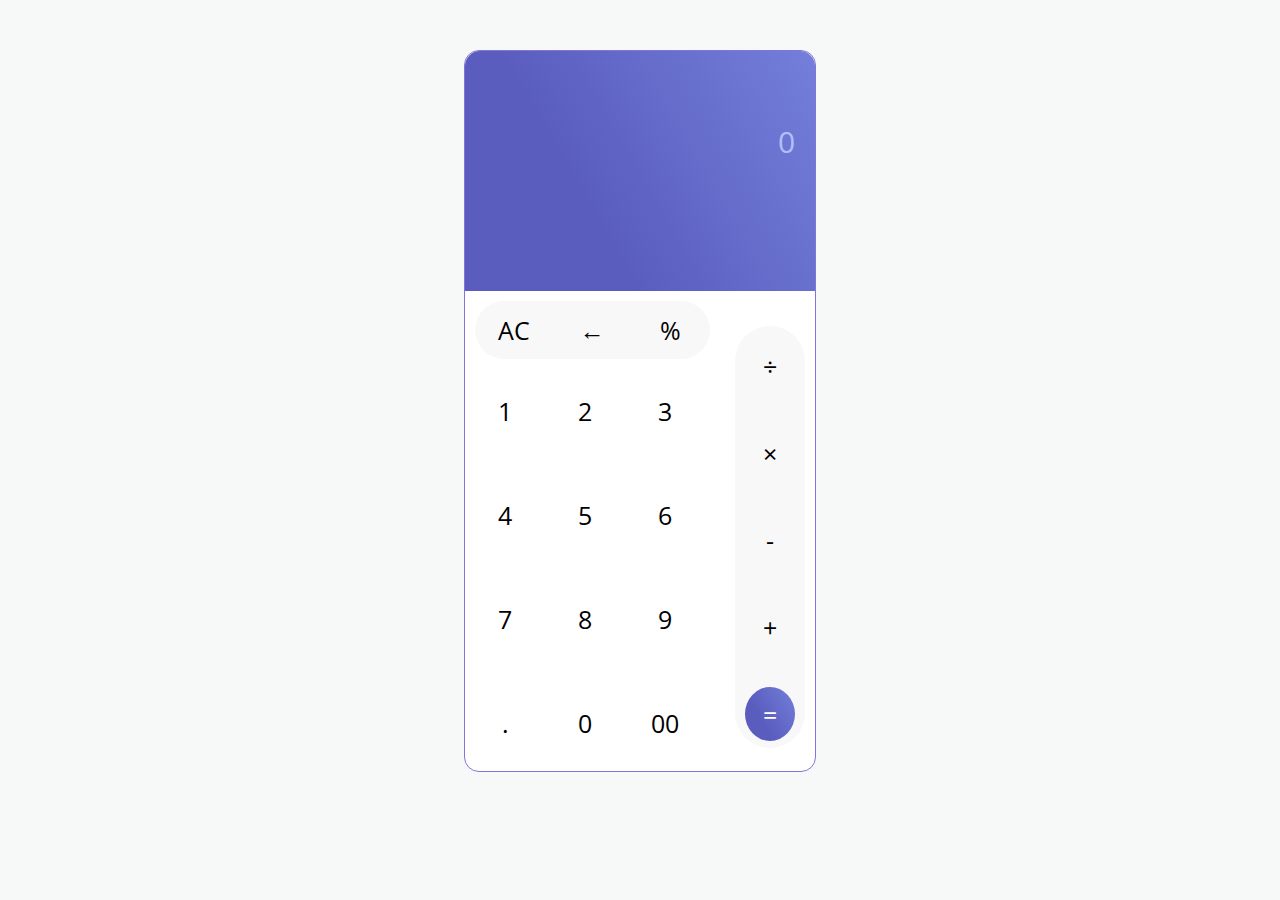
<file: index.html>
<!DOCTYPE html>
<html lang="en">

<head>
  <meta charset="UTF-8">
  <meta http-equiv="X-UA-Compatible" content="IE=edge">
  <meta name="viewport" content="width=device-width, initial-scale=1.0">
  <title>Simple Calculator</title>
  <link rel="stylesheet" href="css/styles.css">
</head>

<body>
  <div id="calculator">
    <div id="top">
      <div id="formula">
        0
      </div>
      <div id="result" style="display:none;">
        <div id="operator"></div>
        <div id="equal-symbol">=</div>
        <span id="equal-value"></span>
      </div>
    </div>
    <div id="bottom">
      <div id="right-side">
        <div class="key-number" id="button-div">
          ÷
        </div>
        <div class="key-number" id="button-mul">
          ×
        </div>
        <div class="key-number" id="button-min">
          -
        </div>
        <div class="key-number" id="button-add">
          +
        </div>
        <div class="key-number" id="button-equal">
          =
        </div>
      </div>
      <div id="number">
        <div id="left-side">
          <div class="key-number" id="button-ac">
            AC
          </div>
          <div class="key-number" id="button-sign">
            &larr;
          </div>
          <div class="key-number" id="button-mod">
            %
          </div>
        </div>
        <div class="key-number" id="button-1">
          1
        </div>
        <div class="key-number" id="button-2">
          2
        </div>
        <div class="key-number" id="button-3">
          3
        </div>
        <div class="key-number" id="button-4">
          4
        </div>
        <div class="key-number" id="button-5">
          5
        </div>
        <div class="key-number" id="button-6">
          6
        </div>
        <div class="key-number" id="button-7">
          7
        </div>
        <div class="key-number" id="button-8">
          8
        </div>
        <div class="key-number" id="button-9">
          9
        </div>
        <div class="key-number" id="button-dot">
          .
        </div>
        <div class="key-number" id="button-0">
          0
        </div>
        <div class="key-number" id="button-00">
          00
        </div>
      </div>
    </div>
  </div>

  <script src="js/index.js"></script>
</body>

</html>
</file>
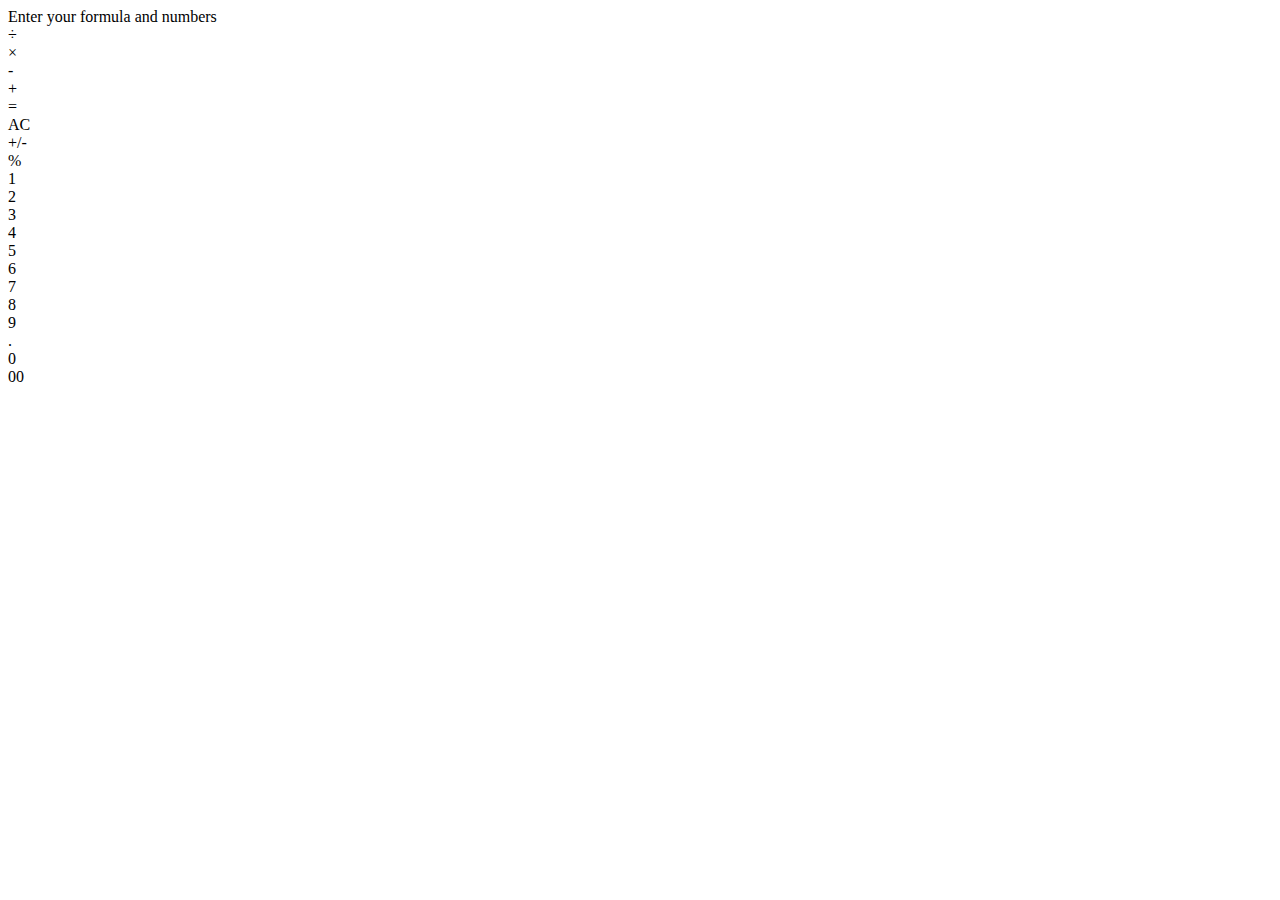
<file: .history/index_20210401160205.html>
<!DOCTYPE html>
<html lang="en">

<head>
  <meta charset="UTF-8">
  <meta http-equiv="X-UA-Compatible" content="IE=edge">
  <meta name="viewport" content="width=device-width, initial-scale=1.0">
  <title>Document</title>
</head>

<body>
  <div id="calculator">
    <div id="top">
      <div id="formula">
        Enter your formula and numbers
      </div>
      <div id="result" style="display:none;">
        <div id="equal-symbol">=</div>
        <span id="equal-value">256</span>
      </div>
    </div>
    <div id="bottom">
      <div id="right-side">
        <div class="key-number" id="button-div">
          ÷
        </div>
        <div class="key-number" id="button-mul">
          ×
        </div>
        <div class="key-number" id="button-min">
          -
        </div>
        <div class="key-number" id="button-add">
          +
        </div>
        <div class="key-number" id="button-equal">
          =
        </div>
      </div>
      <div id="number">
        <div id="left-side">
          <div class="key-number" id="button-ac">
            AC
          </div>
          <div class="key-number" id="button-sign">
            +/-
          </div>
          <div class="key-number" id="button-mod">
            %
          </div>
        </div>
        <div class="key-number" id="button-1">
          1
        </div>
        <div class="key-number" id="button-2">
          2
        </div>
        <div class="key-number" id="button-3">
          3
        </div>
        <div class="key-number" id="button-4">
          4
        </div>
        <div class="key-number" id="button-5">
          5
        </div>
        <div class="key-number" id="button-6">
          6
        </div>
        <div class="key-number" id="button-7">
          7
        </div>
        <div class="key-number" id="button-8">
          8
        </div>
        <div class="key-number" id="button-9">
          9
        </div>
        <div class="key-number" id="button-dot">
          .
        </div>
        <div class="key-number" id="button-0">
          0
        </div>
        <div class="key-number" id="button-00">
          00
        </div>
      </div>
    </div>
  </div>
</body>

</html>
</file>
<file: css/styles.css>
@import url('https://fonts.googleapis.com/css?family=Open+Sans&display=swap');
* {
 padding: 0px;
 margin: 0px;
}
body {
 font-family: 'Open Sans';
 background: #f6f9f8;
}
#calculator {
 margin: auto;
 margin-top: 50px;
 margin-bottom: 50px;
 width: 350px;
 height: 720px;
 border-radius: 15px;
 background: #ffffff;
 border: 1px solid gray;
 border: 1px solid rgb(132, 115, 218);
}
#calculator #top {
 border-top-right-radius: 15px;
 border-top-left-radius: 15px;
 width: 100%;
 height: 240px;
 background: rgb(90, 190, 124);
 background: linear-gradient(
  60deg,
  rgb(90, 93, 190) 35%,
  rgb(115, 127, 218) 100%
 );
}
#calculator #bottom {
 border-bottom-right-radius: 15px;
 border-bottom-left-radius: 15px;
 width: 100%;
 height: auto;
 background: #ffffff;
}
#calculator #bottom .key-number {
 cursor: pointer;
 width: 70px;
 height: auto;
 text-align: center;
 vertical-align: middle;
 float: left;
 margin: 5px;
 padding-top: 30px;
 padding-bottom: 30px;
 font-size: 25px;
}
#calculator #bottom #right-side {
 float: right;
 width: 70px;
 margin-top: 35px;
 margin-right: 10px;
 height: auto;
 background: #f8f8f8;
 border-radius: 100px;
}
#calculator #bottom #left-side {
 float: right;
 width: calc(100% - 20px);
 height: 50px;
 margin-top: 10px;
 margin-right: 10px;
 height: auto;
 background: #f8f8f8;
 border-radius: 100px;
}
#calculator #bottom #left-side .key-number {
 width: 50px;
 margin-left: 14px;
 margin-right: 14px;
 padding-top: 7px;
 padding-bottom: 7px;
 font-size: 25px;
}
#calculator #button-equal {
 background: rgb(90, 190, 124);
 background: linear-gradient(
  60deg,
  rgb(90, 93, 190) 35%,
  rgb(115, 127, 218) 100%
 );
 border-radius: 50%;
 color: white;
 margin-bottom: 7px !important;
}
#calculator #bottom #right-side .key-number {
 width: 50px;
 padding-top: 10px;
 padding-bottom: 10px;
 margin-top: 13px;
 margin-bottom: 20px;
 margin-left: 10px;
 margin-right: 10px;
}
#calculator #bottom #number {
 width: 255px;
 height: auto;
 float: left;
}
#calculator #top #formula {
 padding: 20px;
 color: #b2c0f9;
 float: right;
 text-align: right;
 width: calc(100% - 40px);
 font-size: 30px;
 margin-top: 50px;
}
#calculator #top #result {
 float: right;
 width: calc(100% - 40px);
 padding: 20px;
 font-size: 40px;
 color: white;
 /* position: relative; */
}
#calculator #top #equal-symbol {
 float: left;
 /* font-size: 25px; */
 /* position: absolute; */
 /* bottom: 15px; */
}
#calculator #top #equal-value {
 float: right;
}

/* #operator {
 font-size: 20px;
} */
</file>
